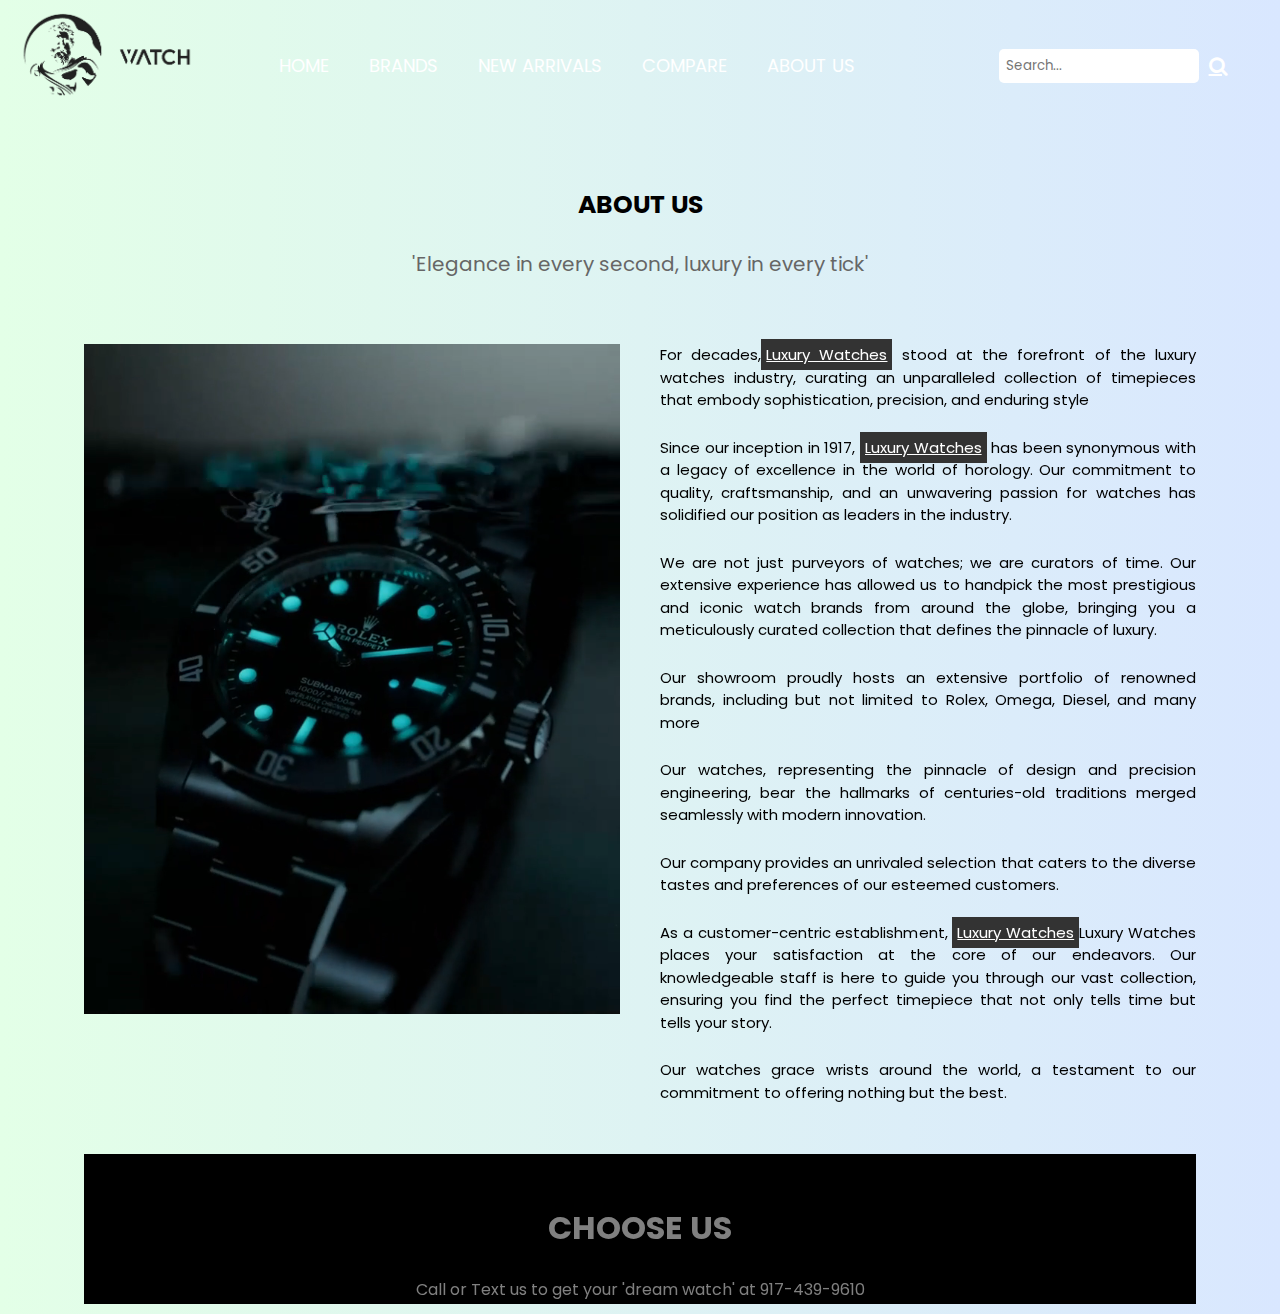
<file: about_us.html>
<!DOCTYPE html>
<html lang="en">
<head>
    <meta charset="UTF-8">
    <meta name="viewport" content="width=device-width, initial-scale=1.0">
    <link rel="stylesheet" href="https://cdnjs.cloudflare.com/ajax/libs/font-awesome/4.7.0/css/font-awesome.min.css">
    <title>ABOUT US</title>
    <link rel="stylesheet" href="styleAU.css">
</head>
<body>
    
    <nav>
        <img src="images/firsttlogo.png" class="logo">  
        <ul>
            <li><a href="index.html" >HOME</a></li> 
            <li><a href="Brands.html" >BRANDS</a></li> 
            <li><a href="NewArrival.html" >NEW ARRIVALS</a></li> 
            <li><a href="Compare.html" >COMPARE</a></li> 
            <li><a href="about_us.html" id="aboutLink" >ABOUT US</a></li>
        </ul>
        <div class="search-bar">
            <input id="searchInput" type="text" placeholder="Search...">
            <a href="#" id="searchIcon" class="fa fa-search"></a>
        </div>
        
    </nav>
    <div class="heading">
        <h1>ABOUT US</h1>
        <p>'Elegance in every second, luxury in every tick'</p>
    </div>
    <div class="container">
        <section class="about">
            <div class="about_video">
                <video autoplay loop muted plays-inline class="background-clip">
                    <source src="videosHome/aboutussvideo.mp4" type="video/mp4">
                </video>
            </div>
            <div class="about-content">
                    <p>For decades,<mark class="mark">Luxury Watches</mark> stood at the forefront of the luxury watches industry, curating an unparalleled collection of timepieces that embody sophistication, precision, and enduring style</p><br/>
                    <p>Since our inception in 1917, <mark class="mark">Luxury Watches</mark> has been synonymous with a legacy of excellence in the world of horology. Our commitment to quality, craftsmanship, and an unwavering passion for watches has solidified our position as leaders in the industry.</p><br/>      
                    <p>We are not just purveyors of watches; we are curators of time. Our extensive experience has allowed us to handpick the most prestigious and iconic watch brands from around the globe, bringing you a meticulously curated collection that defines the pinnacle of luxury.</p><br/>
                    <p>Our showroom proudly hosts an extensive portfolio of renowned brands, including but not limited to Rolex, Omega, Diesel, and many more</p>                     <br/>
                    <p> Our watches, representing the pinnacle of design and precision engineering, bear the hallmarks of centuries-old traditions merged seamlessly with modern innovation.</p> <br/>
                    <p>Our company provides an unrivaled selection that caters to the diverse tastes and preferences of our esteemed customers.</p><br/>
                    <p>As a customer-centric establishment, <mark class="mark">Luxury Watches</mark>Luxury Watches places your satisfaction at the core of our endeavors. Our knowledgeable staff is here to guide you through our vast collection, ensuring you find the perfect timepiece that not only tells time but tells your story.</p><br/>
                    <p> Our watches grace wrists around the world, a testament to our commitment to offering nothing but the best.</p>           
                 </div>
                 
                </section> <br/>
                <br/>
                <div class="black-space">
                    <br/>
                    <br/>
                    <h1>CHOOSE US</h1><br/>
                    <p>Call or Text us to get your 'dream watch' at 917-439-9610</p>
                    
                </div>
    
</body>
</html>
</file>
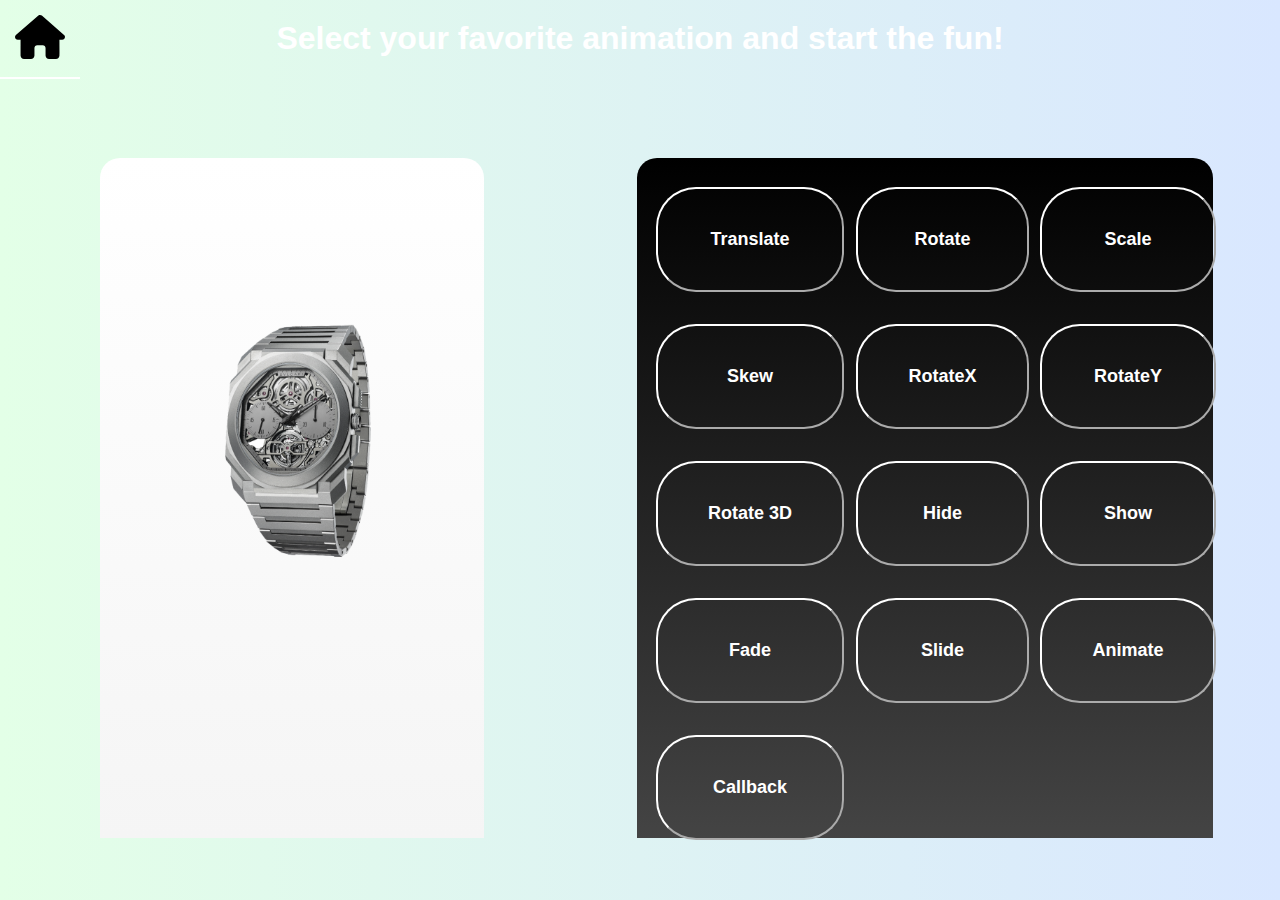
<file: EasterEgg.html>
<!DOCTYPE html>
<html lang="en">
<head>
    <meta charset="UTF-8">
    <meta name="viewport" content="width=device-width, initial-scale=1.0">
    <title>EasterEgg</title>
    <script src="dataCom.js"></script>
    <link rel="stylesheet" href="EasterEgg.css">
    <link rel="stylesheet" href="https://cdnjs.cloudflare.com/ajax/libs/font-awesome/4.7.0/css/font-awesome.min.css">
    <script src="https://code.jquery.com/jquery-3.6.4.min.js"></script>
</head>
<body>
   
    <a href="index.html">
        <img src="images/house-solid.svg" alt="" width="50" style="padding: 15px;">
    </a>
    <h1>Select your favorite animation and start the fun!</h1>

    <div class="container">
    <div class="watcher">
    <img id="extendedElement" src="Pictures/geneva.png" alt="Imazhi" width="350" height="250">
    </div>
    <div class="box"></div>
    <div class="box1"></div>
        <table>
            <tr>
                <td><button class="table-button" onclick="extendElement()">Translate</table-button></td>
                <td><button class="table-button" onclick="Rotate()">Rotate</table-button></td>
                <td><button class="table-button" onclick="Scale()">Scale</table-button></td>
            </tr>
            <tr>
                <td><button class="table-button" onclick="Skew()">Skew</table-button></td>
                <td><button class="table-button" onclick="RotateX()">RotateX</table-button></td>
                <td><button class="table-button" onclick="RotateY()">RotateY</table-button></td>
            </tr>
            <tr>
                <td><button class="table-button" onclick="Rotate3D()">Rotate 3D</table-button></td>
                <td><button class="table-button" onclick="hideElement()">Hide</table-button></td>
                <td><button class="table-button" onclick="showElement()">Show</table-button></td>
            </tr>
            <tr>
                <td><button class="table-button" onclick="fadeElement()">Fade</table-button></td>
                <td><button class="table-button" onclick="slideElement()">Slide</table-button></td>
                <td><button class="table-button" onclick="animateElement()">Animate</table-button></td>
            </tr>
                <tr><td><button class="table-button" onclick="callback()">Callback</table-button></td></tr>
</table>
    


    <script>
        function extendElement() {
            var element = document.getElementById("extendedElement");
            element.classList.toggle("extended");
        }
        function Rotate() {
            var element = document.getElementById("extendedElement");
            element.classList.toggle("rotated");
        }
        function Scale() {
            var element = document.getElementById("extendedElement");
            element.classList.toggle("scaled");
        }
        function Skew() {
            var element = document.getElementById("extendedElement");
            element.classList.toggle("skewed");
        }
        function RotateX() {
            var element = document.getElementById("extendedElement");
            element.classList.toggle("rotatedX");
        }
        function RotateY() {
            var element = document.getElementById("extendedElement");
            element.classList.toggle("rotatedY");
        }
        function Rotate3D() {
            var element = document.getElementById("extendedElement");
            element.classList.toggle("rotated3D");
        }
        function hideElement() {
        $("#extendedElement").hide();
    }
    function showElement() {
        $("#extendedElement").show();
    }
    function fadeElement() {
        $("#extendedElement").fadeIn();
    }
    function slideElement() {
        $("#extendedElement").slideUp();
    }
    function animateElement() {
        $("#extendedElement").animate({width: "200px",
            height: "200px", 
            opacity: 0.5, 
            marginLeft: "50px", 
            marginTop: "50px", 
            rotate: '+=45', 
        }, 1000, "linear", function() {
            alert("Animation complete!");
        });
    }
    </script>
</body>
</html>
</file>
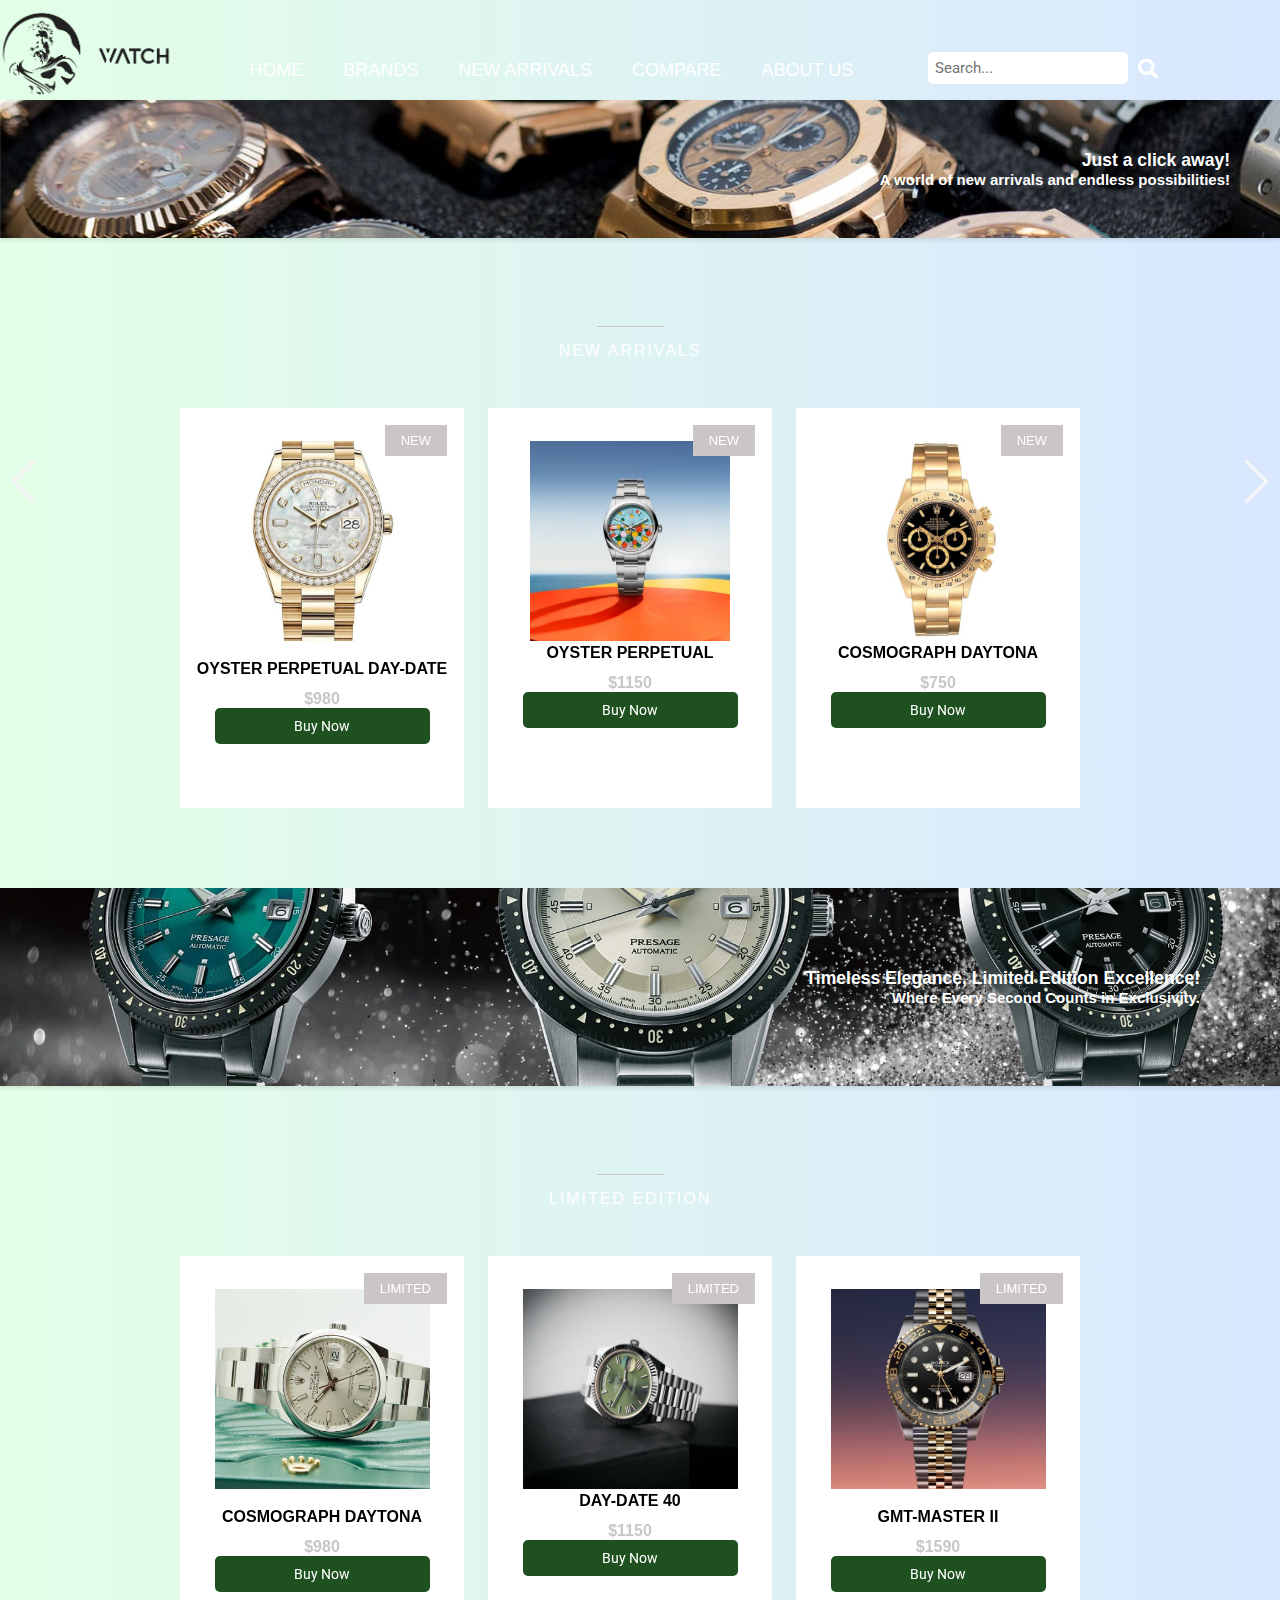
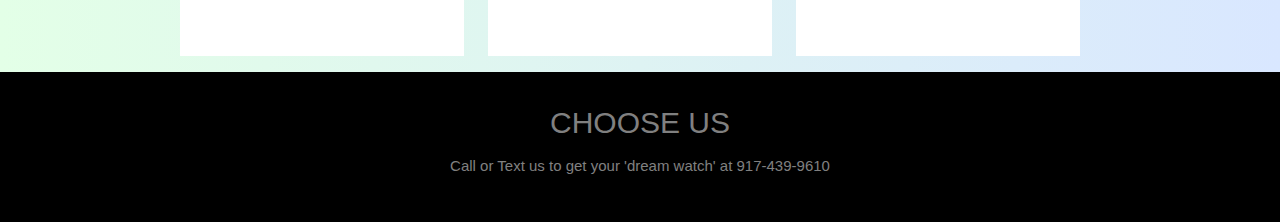
<file: NewArrival.html>
<!DOCTYPE html>
<html lang="en">
<head>
    <meta charset="UTF-8">
    <meta name="viewport" content="width=device-width, initial-scale=1.0">
    <link rel="stylesheet" href="https://pro.fontawesome.com/releases/v5.10.0/css/all.css" />
    <link rel="stylesheet" href="https://unpkg.com/swiper/swiper-bundle.min.css">
    <link rel="stylesheet" href="NewArrivals.css">
    <title>Document</title>
</head>
<body>
    <nav>
        <img src="images/firsttlogo.png" class="logo">  
        <ul>
            <li><a href="index.html" >HOME</a></li> 
            <li><a href="Brands.html" >BRANDS</a></li> 
            <li><a href="NewArrival.html" >NEW ARRIVALS</a></li> 
            <li><a href="Compare.html" >COMPARE</a></li> 
            <li><a href="about_us.html" id="aboutLink" >ABOUT US</a></li>
        </ul>
        <div class="search-bar">
            <input id="searchInput" type="text" placeholder="Search...">
            <a href="#" id="searchIcon" class="fa fa-search"></a>
        </div>
        
    </nav>

  <div class="banner">
    <h3><strong>Just a click away!</strong></h3>
    <p><strong>A world of new arrivals and endless possibilities!</strong></p>
  </div>

<section class="new section container" id="new">
  <h2 class="section__title">
      New Arrivals
  </h2>
  
  <div class="new__container">
      <div class="swiper new-swiper">
          <div class="swiper-wrapper">
              <article class="new__card swiper-slide">
                  <span class="new__tag">New</span>

                  <img src="Pictures/NewArrivals/1.jpg" alt="" class="new__img">

                  <div class="new__data">
                      <h3 class="new__title">Oyster perpetual day-date</h3>
                      <span class="new__price">$980</span>
                  </div>

                   <button class="buy-button" onclick="proceedToPayment()">Buy Now</button>
              </article>

              <article class="new__card swiper-slide">
                  <span class="new__tag">New</span>

                  <img src="Pictures/NewArrivals/2.jpg" alt="" class="">

                  <div class="new__data">
                      <h3 class="new__title">Oyster Perpetual</h3>
                      <span class="new__price">$1150</span>
                  </div>

                   <button class="buy-button" onclick="proceedToPayment()">Buy Now</button>
              </article>

              <article class="new__card swiper-slide">
                  <span class="new__tag">New</span>

                  <img src="Pictures/NewArrivals/3.jpg" alt="" class="">

                  <div class="new__data">
                      <h3 class="new__title">Cosmograph Daytona</h3>
                      <span class="new__price">$750</span>
                  </div>

                   <button class="buy-button" onclick="proceedToPayment()">Buy Now</button>
              </article>

              <article class="new__card swiper-slide">
                  <span class="new__tag">New</span>

                  <img src="Pictures/NewArrivals/4.jpg" alt="" class="new__img">

                  <div class="new__data">
                      <h3 class="new__title">Constellation</h3>
                      <span class="new__price">$1590</span>
                  </div>

                   <button class="buy-button" onclick="proceedToPayment()">Buy Now</button>
              </article>                 

            <article class="new__card swiper-slide">
                <span class="new__tag">New</span>

                <img src="Pictures/NewArrivals/5.jpg" alt="" class="new__img">

                <div class="new__data">
                    <h3 class="new__title">Montblanc</h3>
                    <span class="new__price">$1590</span>
                </div>

                 <button class="buy-button" onclick="proceedToPayment()">Buy Now</button>
            </article>         
            <article class="new__card swiper-slide">
              <span class="new__tag">New</span>

              <img src="Pictures/NewArrivals/6.jpg" alt="" class="new__img">

              <div class="new__data">
                  <h3 class="new__title">Portuguese rose</h3>
                  <span class="new__price">$1590</span>
              </div>

               <button class="buy-button" onclick="proceedToPayment()">Buy Now</button>
          </article>                       
          </div>
      </div>
      <div class="swiper-pagination"></div>
      <div class="swiper-button-next"></div>
      <div class="swiper-button-prev"></div>
  </div>
</section>
<div class="banner1">
  <h3><strong>Timeless Elegance, Limited Edition Excellence!</strong></h3>
  <p><strong>Where Every Second Counts in Exclusivity.</strong></p>
</div>

<section class="new section container" id="new">
  <h2 class="section__title">
      Limited edition
  </h2>
  
  <div class="new__container">
      <div class="swiper new-swiper">
          <div class="swiper-wrapper">
              <article class="new__card swiper-slide">
                  <span class="new__tag">Limited</span>

                  <img src="Pictures/Limited/l1.jpg" alt="" class="new__img">

                  <div class="new__data">
                      <h3 class="new__title">Cosmograph Daytona</h3>
                      <span class="new__price">$980</span>
                  </div>

                   <button class="buy-button" onclick="proceedToPayment()">Buy Now</button>
              </article>

              <article class="new__card swiper-slide">
                  <span class="new__tag">Limited</span>

                  <img src="Pictures/Limited/l2.jpg" alt="" class="">

                  <div class="new__data">
                      <h3 class="new__title">Day-Date 40</h3>
                      <span class="new__price">$1150</span>
                  </div>

                   <button class="buy-button" onclick="proceedToPayment()">Buy Now</button>
              </article>

              <article class="new__card swiper-slide">
                  <span class="new__tag">Limited</span>

                  <img src="Pictures/Limited/l4.jpg" alt="" class="new__img">

                  <div class="new__data">
                      <h3 class="new__title">GMT-Master II</h3>
                      <span class="new__price">$1590</span>
                  </div>

                   <button class="buy-button" onclick="proceedToPayment()">Buy Now</button>
              </article>                 

            <article class="new__card swiper-slide">
                <span class="new__tag">Limited</span>

                <img src="Pictures/Limited/l5.jpg" alt="" class="new__img">

                <div class="new__data">
                    <h3 class="new__title">Oyster Perpetual</h3>
                    <span class="new__price">$1590</span>
                </div>

                 <button class="buy-button" onclick="proceedToPayment()">Buy Now</button>
            </article>         
            <article class="new__card swiper-slide">
              <span class="new__tag">Limited</span>

              <img src="Pictures/Limited/l6.jpg" alt="" class="new__img">

              <div class="new__data">
                  <h3 class="new__title">Royal Oak Chronograph</h3>
                  <span class="new__price">$1590</span>
              </div>

               <button class="buy-button" onclick="proceedToPayment()">Buy Now</button>
          </article>            
          
          <article class="new__card swiper-slide">
            <span class="new__tag">Limited</span>

            <img src="Pictures/Limited/l7.jpg" alt="" class="new__img">

            <div class="new__data">
                <h3 class="new__title">Replica Relojes 3352</h3>
                <span class="new__price">$1590</span>
            </div>

             <button class="buy-button" onclick="proceedToPayment()">Buy Now</button>
        </article>                 

      <article class="new__card swiper-slide">
          <span class="new__tag">Limited</span>

          <img src="Pictures/Limited/l8.jpg" alt="" class="new__img">

          <div class="new__data">
              <h3 class="new__title">Monaco Legend Auctions</h3>
              <span class="new__price">$1590</span>
          </div>

           <button class="buy-button" onclick="proceedToPayment()">Buy Now</button>
      </article>         
      
      <article class="new__card swiper-slide">
        <span class="new__tag">Limited</span>

        <img src="Pictures/Limited/l9.jpg" alt="" class="new__img">

        <div class="new__data">
            <h3 class="new__title">Royal Oak Extra-Thin</h3>
            <span class="new__price">$1590</span>
        </div>

         <button class="buy-button" onclick="proceedToPayment()">Buy Now</button>
    </article>           

    <article class="new__card swiper-slide">
        <span class="new__tag">Limited</span>

         <img src="Pictures/Limited/l12.jpg" alt="" class="">

        <div class="new__data">
          <h3 class="new__title">Hourstriker Phantom</h3>
           <span class="new__price">$1150</span>
        </div>

   <button class="buy-button" onclick="proceedToPayment()">Buy Now</button>
</article>
<article class="new__card swiper-slide">
  <span class="new__tag">Limited</span>

  <img src="Pictures/Limited/l13.jpg" alt="" class="">

  <div class="new__data">
      <h3 class="new__title">Planet Ocean 2500</h3>
      <span class="new__price">$1150</span>
  </div>

   <button class="buy-button" onclick="proceedToPayment()">Buy Now</button>
</article>

<article class="new__card swiper-slide">
  <span class="new__tag">Limited</span>

  <img src="Pictures/Limited/l14.jpg" alt="" class="">

  <div class="new__data">
      <h3 class="new__title">Free Wheel</h3>
      <span class="new__price">$1150</span>
  </div>

   <button class="buy-button" onclick="proceedToPayment()">Buy Now</button>
</article>

<article class="new__card swiper-slide">
  <span class="new__tag">Limited</span>

  <img src="Pictures/Limited/l15.jpg" alt="" class="">

  <div class="new__data">
      <h3 class="new__title">Moonphase 42mm</h3>
      <span class="new__price">$1150</span>
  </div>

   <button class="buy-button" onclick="proceedToPayment()">Buy Now</button>
</article>
          </div>
      </div>
      <div class="swiper-pagination"></div>
      <div class="swiper-button-next"></div>
      <div class="swiper-button-prev"></div>
  </div>
</section>

<div class="black-space">
  <br/>
  <br/>
  <h1>CHOOSE US</h1><br/>
  <p>Call or Text us to get your 'dream watch' at 917-439-9610</p>
</div>

<div id="shippingBillingForm" class="payment-modal" style="display: none;">
    <div class="payment-modal-content">
        <h2>Shipping and Billing</h2>

        <!-- Shipping Section -->
        <div class="form-section">
            <label for="shippingMethod">Shipping Method:</label>
            <select id="shippingMethod">
                <option value="standard">Standard Shipping</option>
                <option value="express">Express Shipping</option>
            </select>
            <!-- Truck icon -->
            <i class="fas fa-truck"></i>
        </div>

        <!-- Billing Section -->
        <div class="form-section">
            <label for="billingMethod">Billing Method:</label>
            <select id="billingMethod">
                <option value="creditCard">Credit Card</option>
                <option value="paypal">PayPal</option>
            </select>

            <!-- Additional Billing Information (e.g., credit card details) -->
            <!-- Add more fields as needed -->

            <!-- Credit Card/Money icon -->
            <i class="far fa-credit-card"></i>

            <!-- Submit Button -->
            <div class="form-buttons">
                <button onclick="submitPayment()">Submit Payment</button>
                <button onclick="closeShippingBillingForm()">Close</button>
            </div>
        </div>
    </div>
</div>

<script src="assets/js/swiper-bundle.min.js"></script>

<script>
    let newSwiper = new Swiper(".new-swiper", {
      spaceBetween: 24,
      loop: true,
      slidesPerView: 3,
      pagination: {
        el: '.swiper-pagination',
        clickable: true,
      },
      navigation: {
        nextEl: '.swiper-button-next',
        prevEl: '.swiper-button-prev',
      },
    });
  </script>

<script>
  function showPaymentModal() {
      var paymentModal = document.getElementById('payment-modal');
      paymentModal.style.display = 'flex';
  }

  function closePaymentModal() {
      var paymentModal = document.getElementById('payment-modal');
      paymentModal.style.display = 'none';
  }

  function proceedToPayment() {
      // You may perform any necessary checks before showing the form
      showShippingBillingForm();
  }

  function showShippingBillingForm() {
      var form = document.getElementById('shippingBillingForm');
      form.style.display = 'flex';
  }

  function closeShippingBillingForm() {
      var form = document.getElementById('shippingBillingForm');
      form.style.display = 'none';
  }

  function submitPayment() {
      // In a real implementation, this is where you would send the payment details to a server
      // for processing using a secure connection (HTTPS) and a server-side payment processing library.

      alert('Payment processed successfully!');
      // You would typically redirect the user to a thank-you page or perform other post-payment actions.
  }
</script>
</body>
</html>
</file>
<file: styleAU.css>
@import url('https://fonts.googleapis.com/css2?family=Poppins:ital,wght@0,300;0,400;1,400&display=swap');

* {
    margin: 0px;
    padding: 0px;
    box-sizing: border-box;
    font-family: 'Poppins', sans-serif;
}

body {
  background: linear-gradient(90deg, #e3ffe7 0%, #d9e7ff 100%);
}
nav {
    width: 100%;
    position: relative;
    top: 0;
    left: 0;
    padding: 20px 8%;
    display: flex;
    align-items: center;
    justify-content: space-between;
    z-index: 100; 
   
  }
  
  
  nav ul {
    list-style: none;
    display: flex;
   
    
  }
  
  nav ul li {
    margin-left: 40px;
      margin-top:-5%;
    
  }
  
  nav ul li a {
    text-decoration: none;
    color: #fff;
    font-size: 18px;
    transition: ease-in-out 0.3s;
    justify-content: center;
  }
  
  nav a:hover {
    border-bottom: 2px solid white; 
    padding-bottom: 3px;
  }
  
  .search-bar {
    position: relative;
    display: flex;
    align-items: center;
    margin: 20px;
    margin-left: 100px;
    margin-right:-50px;
  }
  
  #searchInput {
    margin-top:-15%;
        padding: 5px;
        background-color: white;
        border: 2px solid transparent;
        border-radius: 5px;
        outline: none;
        width: 200px;
        transition: border-color 0.3s ease;
  }
  
  #searchInput:focus {
    border-color: transparent;
  }
  
  #searchIcon {
    margin-top:-15%;
    font-size: 20px;
    border: transparent;
    color: white;
    cursor: pointer;
    margin-left: 10px;
    background-color: transparent;
}
  
  #searchIcon:hover {
    color: gray;
  }
  
  .logo {
    width: 180px;
    height: 180px; 
  margin-left: -8%;
    margin-top:-5%; 
  }
  

.heading {
    width: 90%;
    display: flex;
    justify-content: center;
    align-items: center;
    flex-direction: column;
    text-align: center;
    margin: 20px auto;
    color: black;
}

.heading h1 {
    font-size: 25px;
    color: black;
    margin-bottom: 25px;
    position: relative;
}

.heading h1::after {
    content: "";
    position: absolute;
    width: 100%;
    height: 4px;
    display: block;
    margin: 0 auto;
   
}

.heading p {
    font-size: 20px;
    color: #666;
    margin-bottom: 35px;
}

.container {
    width: 90%;
    margin: 0 auto;
    padding: 10px 20px;
}

.about {
    display: flex;
    justify-content: space-between;
    align-items: flex-start; 
    flex-wrap: wrap;
}

.about_video {
    flex: 1;
    max-width: 50%; 
    margin-right: 40px;
    overflow: hidden;
}

.about_video video {
    max-width: 100%;
    height: auto;
    display: block;
    transition: 0.5s ease;
}

.about_video:hover video {
    transform: scale(1.2);
}

.about-content {
    flex: 1;
    max-width: 50%; 
}



.about-content p {
    font-size: 15px;
    line-height: 1.5;
    color: black;
    text-align: justify;
}
.black-space{
    height: 150px; 
    background-color: black;
}
.black-space h1{
    color: gray;
    text-align: center;

}
.black-space p{
    color: gray;
    text-align: center;

}
.mark {
    color: white; 
    background-color: #333; 
    padding: 5px; 
    text-decoration: underline; 
  }
</file>
<file: EasterEgg.css>
body{
    margin: 0;
    padding: 0;
    background: linear-gradient(90deg, #e3ffe7 0%, #d9e7ff 100%);
    font-family: sans-serif;
    
}

h1 {
   text-align: center;
   color:white;
   position: relative;
   top: -80px;
}
  a{
    color: white;
    text-decoration: none;
  }

  a:hover{
    border-bottom: 2px solid white ;
  }
  
  .container {
    display: flex;
   
  }

  table {
    top: 19%;
    left: 50%;
    border-collapse: collapse;
    position: absolute;
    border-radius: 15px ;
    border-radius: 0 2px 12px rgba(32, 32, 32, 0.3);
  }

  .table-button {
    background-color: transparent;
    border-color: white;
    border-radius: 40px;
    color: white;
    font-family: sans-serif;
    font-weight: bolder;
    font-size: large;
    padding: 40px;
    margin: 15px;
    width: 95%;
    z-index: 1;
    align-items: center;
  }

  .table-button:hover {
    background-color: white;
    color: black;
    transition: 200ms linear ;
  }
  
  .edit {
    color: green;
  }
  .box {
    background: linear-gradient(white, whitesmoke);
    width: 30%;
    height: 680px;
    border-radius: 20px 20px 0 0;
    margin-left: 100px;
  }

  .box1 {
    background: linear-gradient(#000000, #444444);
    width: 45%;
    height: 680px;
    border-radius: 20px 20px 0 0;
    margin-left: 153px;
    z-index: -1;
  }
  
  .watcher {
   position: absolute;
   left: 10%;
   top: 35%;
  }

  .extended {
    transform: translate(50px, 50px);
    transition: 1s linear;
}
.rotated {
    transform: rotate(45deg); 
    transition: 1s linear;
}
.scaled {
    transform: scale(1.5);
    transition: 1s linear; 
}
.skewed {
    transform: skew(20deg, 10deg);
    transition: 1s linear; 
}
.rotatedX {
    transform: rotateX(180deg); 
    transition: 1s linear;
}
.rotatedY {
    transform: rotateY(180deg);
    transition: 1s linear;
}
.rotated3D {
    transform: rotate3d(1, 1, 1, 180deg);
    transition: 1s linear; 
}
</file>
<file: NewArrivals.css>
@import url("https://fonts.googleapis.com/css2?family=Roboto:wght@400;500;700&display=swap");

* {
  margin: 0;
  padding: 0;
  box-sizing: border-box;
  font-family: 'Poppins', sans-serif;
}


nav {
  width: 100%;
  position: absolute;
  top: 0;
  left: 0;
  padding: 20px 8%;
  margin-top: 20px;
  display: flex;
  align-items: center;
  justify-content: space-between;
  z-index: 100; 
}

nav ul {
  list-style: none;
  display: flex;
}

nav ul li {
  margin-left: 40px;
  margin-top:-5%;
}

nav ul li a {
  text-decoration: none;
  color: #fff;
  font-size: 18px;
}

nav a:hover {
  border-bottom: 2px solid #083308; 
  padding-bottom: 3px;
}

.logo {
  width: 180px;
  height: 180px; 
  margin-right: 10px;
  margin-left: -10%;
  margin-top:-7%;
  
  
}
.search-bar {
  position: relative;
  display: flex;
  align-items: center;
  margin: 20px;
  margin-left: 50px;
  
}

#searchInput {
  margin-top:-15%;
        padding: 5px;
        background-color: white;
        border: 2px solid transparent;
        border-radius: 5px;
        outline: none;
        width: 200px;
        transition: border-color 0.3s ease;
  
}

#searchInput:focus {
  border-color: transparent;
}

#searchIcon {
  margin-top:-20%;
  font-size: 20px;
  border: transparent;
  color: white;
  cursor: pointer;
  margin-left: 10px;
  background-color: transparent;
}

#searchIcon:hover {
  color: gray;
}
:root {
    background: linear-gradient(90deg, #e3ffe7 0%, #d9e7ff 100%);
    --header-height: 3.5rem;
    --first-color: #cac6c6;
    --button-color: hsl(0, 0%, 17%);
    --button-color-alt: hsl(0, 0%, 21%);
    --title-color: hsl(0, 0%, 15%);
    --text-color: hsl(0, 0%, 35%);
    --text-color-light: hsl(0, 0%, 55%);
    --body-color: hsl(0, 0%, 99%);
    --container-color: #fff;
    --border-color: hsl(0, 0%, 94%);
  
    --body-font: 'Roboto', sans-serif;
    --biggest-font-size: 2rem;
    --h1-font-size: 1.5rem;
    --h2-font-size: 1.25rem;
    --h3-font-size: 1rem;
    --normal-font-size: .938rem;
    --small-font-size: .813rem;
    --smaller-font-size: .75rem;
  
    --font-medium: 500;
    --font-bold: 700;
  
    --mb-0-5: .5rem;
    --mb-0-75: .75rem;
    --mb-1: 1rem;
    --mb-1-5: 1.5rem;
    --mb-2: 2rem;
    --mb-2-5: 2.5rem;
    --mb-3: 3rem;
  
    --z-tooltip: 10;
    --z-fixed: 100;
  }
  *{
    box-sizing: border-box;
    padding: 0;
    margin: 0;
  }
  
  html {
    scroll-behavior: smooth;
  }
  
  body,
  button,
  input {
    font-family: var(--body-font);
    font-size: var(--normal-font-size);
  }
  
.body {
    margin: 0;
    background-color: var(--body-color);
    color: var(--text-color);
  }

  

  .header i{
    height: 100px;
}

.header{
    display: flex; /*koponentet ne bllok i kthen ne rresht*/
    align-items: center; 
    justify-content: space-between; /*renditja e linkave ne te djatht foto ne te majt */
    max-width: 1100px; /*hapsira mes logos edhe elementeve*/
    margin: 0 auto;
}
  
  h1, h4 {
    color: var(--title-color);
    font-weight: var(--font-medium);
  }
  h2{
    color: #FFF;
    font-weight: var(--font-medium);
  }
  
  ul {
    list-style: none;
  }
  
  a {
    text-decoration: none;
  }
  
  img {
    max-width: 215px;
    height: 200px;
  }
  
  button {
    cursor: pointer;
    border: none;
    outline: none;
  }

  .banner {
    background: url('Pictures/NewArrivals/banner1.jpg') center/cover no-repeat;
    color: #fff;
    padding: 50px;
    text-align: right;
    margin-right: -50px;
    margin-top: 100px;
    width: 100%;
    box-shadow: 0 2px 4px rgba(0, 0, 0, 0.1);
  }
  

  .banner1 {
    background: url('Pictures/limited.jpg') center/cover no-repeat;
    color: #fff;
    padding: 80px;
    margin-top: 5%;
    text-align: right;
    margin-right: 50px;

    width: 100%;
    box-shadow: 0 2px 4px rgba(0, 0, 0, 0.1);
  }

.container {
  max-width: 1024px;
  margin-left: 180px;
  margin-right: 200px;
  justify-content: center;
}

.grid {
  display: grid;
}

.main {
  overflow: hidden;
}

.section {
  padding: 6.5rem 0 1rem;
}

.section__title {
  position: relative;
  font-size: var(--h3-font-size);
  margin-bottom: var(--mb-3);
  text-transform: uppercase;
  letter-spacing: 2px;
  text-align: center;
}

.section__title::before {
  content: '';
  position: absolute;
  top: -1rem;
  left: 0;
  right: 0;
  margin: 0 auto;
  width: 67px;
  height: 1px;
  background-color: var(--first-color);
}

.button {
  display: inline-block;
  background-color: var(--button-color);
  color: #FFF;
  padding: 1.25rem 2rem;
  font-weight: var(--font-medium);
  transition: .3s;
}

.button:hover {
  background-color: var(--button-color-alt);
}

.button--gray {
  background-color: hsl(0, 0%, 75%);
  color: var(--title-color);
}

.button--gray:hover {
  background-color: hsl(0, 0%, 63%);
}

.button--small {
  padding: 1rem 1.5rem;
}
.products__button:hover {
  background-color: var(--button-color-alt);
}

.products__card:hover {
  box-shadow: 0 8px 32px hsla(0, 0%, 10%, .1);
}

.swiper-wraper {
  text-align: center;
  color: #fff;
  font-size: 18px;
  display: flex;
  flex-direction: column;
  align-items: center;
  justify-content: center;
}
/* Adjust the container width and height */
.swiper-container {
  width: 50%;
  height: 300px; 
  color: #fff;
}

/* Style the pagination, next, and previous buttons */
.swiper-pagination, .swiper-button-next, .swiper-button-prev {
  margin-top: 10px;
  color: whitesmoke;
}

/* Style the pagination bullets */
.swiper-pagination-bullet {
  width: 8px;
  height: 8px;
  background-color: transparent;
}
.new__card {
  height: 400px; 
  border-width: 100%;
  max-height: 100%;
  box-sizing: border-box;
  position: relative;
  text-align: center;
  background-color: var(--container-color);
  padding-top: 2rem;
  border: 1px solid var(--container-color);
  transition: .3s;
}

.new__tag {
  background-color: var(--first-color);
  padding: .5rem 1rem;
  color: #fff;
  text-transform: uppercase;
  font-size: var(--small-font-size);
  font-weight: var(--font-medium);
  position: absolute;
  top: 1rem;
  right: 1rem;
  transition: .3s;
}

.new__img {
  width: 100%;
  height: 200px; 
  object-fit: cover; 
  margin-bottom: var(--mb-1);
}

.new__title, 
.new__price {
  font-size: var(--h3-font-size);
  font-weight: var(--font-bold);
}

.new__title {
  text-transform: uppercase;
  margin-bottom: var(--mb-0-75);
}

.new__price {
  display: block;
  color: var(--first-color);
  transition: .3s;
}

.new__button {
  font-size: var(--small-font-size);
  transform: translateY(1rem);
  opacity: 0;
}

.new__card:hover {
  background-color: var(--first-color);
  box-shadow: 0 12px 32px hsla(0, 0%, 20%, .1);
  padding: 2rem 0 3rem 0;
}

.new__card:hover .new__tag {
  background-color: var(--button-color);
}

.new__card:hover .new__button {
  transform: translateY(0);
  opacity: 1;
}

.new__card:hover .new__title {
  color: hsl(0, 0%, 15%);
}

.new__card:hover .new__price {
  color: hsl(0, 0%, 15%);
  margin-bottom: var(--mb-1-5);
}

.black-space{
  height: 150px; 
  background-color: black;
}
.black-space h1{
  color: gray;
  text-align: center;

}
.black-space p{
  color: gray;
  text-align: center;

}

.buy-button {
  background-color: rgb(31, 80, 31);
  color: #fff;
  padding: 10px;
  border: none;
  border-radius: 5px;
  cursor: pointer;
  font-size: 14px;
  width: 215px;
}
  
  .payment-modal {
    display: none;
    position: fixed;
    top: 0;
    left: 0;
    width: 100%;
    height: 100%;
    background-color: rgba(0, 0, 0, 0.5);
    justify-content: center;
    align-items: center;
    z-index: 1000;
  }
  
  .payment-modal-content {
    background-color: rgba(0, 0, 0, 0.5);
    padding: 20px;
    border-radius: 8px;
    box-shadow: 0 2px 4px rgba(0, 0, 0, 0.1);
    max-width: 400px;
    width: 100%;
    text-align: center;
  }
  
  .payment-method-radio {
    margin: 10px;
  }
  
  .payment-method-label {
    font-size: 16px;
  }
  
  .payment-method-button {
    margin: 10px;
    padding: 10px;
    font-size: 16px;
    cursor: pointer;
    border: 1px solid #ddd;
    border-radius: 4px;
    background-color: #f5f5f5;
  }
  
  /* New styles for the shipping and billing form */
  #shippingBillingForm {
    display: none;
  }
  
  /* Improved form styles */
  .form-section {
    margin-bottom: 20px;
  }
  
  label {
    display: block;
    margin-bottom: 5px;
    font-weight: bold;
  }
  
  select, input {
    width: 100%;
    padding: 10px;
    margin-bottom: 15px;
    border: 1px solid #ddd;
    border-radius: 4px;
    box-sizing: border-box;
  }
  
  .form-buttons {
    display: flex;
    justify-content: space-between;
  }
  
  .form-buttons button {
    width: 48%;
    padding: 10px;
    font-size: 16px;
    border: none;
    border-radius: 4px;
    cursor: pointer;
  }
</file>
